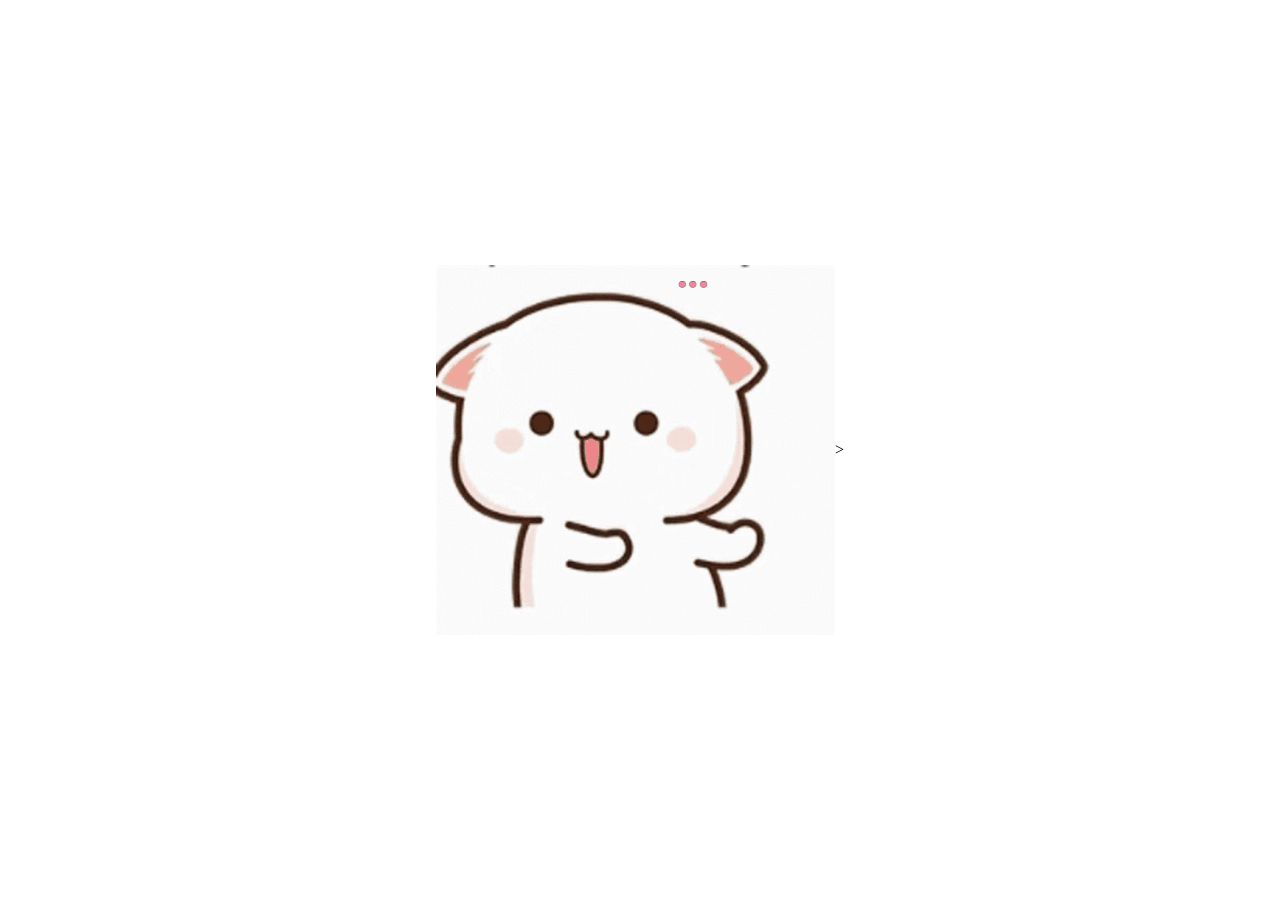
<file: index.html>
<!DOCTYPE html>
<html lang="en">

<head>
  <meta charset="UTF-8">
  <meta name="viewport" content="width=device-width, initial-scale=1.0">
  <title>Cat</title>
  <style>
    body {
      margin: 0;
      background: white;
      display: flex;
      justify-content: center;
      align-items: center;
      min-height: 100vh;
    }

    img {
      max-width: 100%;
      height: auto;
    }
  </style>
</head>

<body>

  <img src="cat.gif" alt="Cat">

</body>

</html>>
</file>
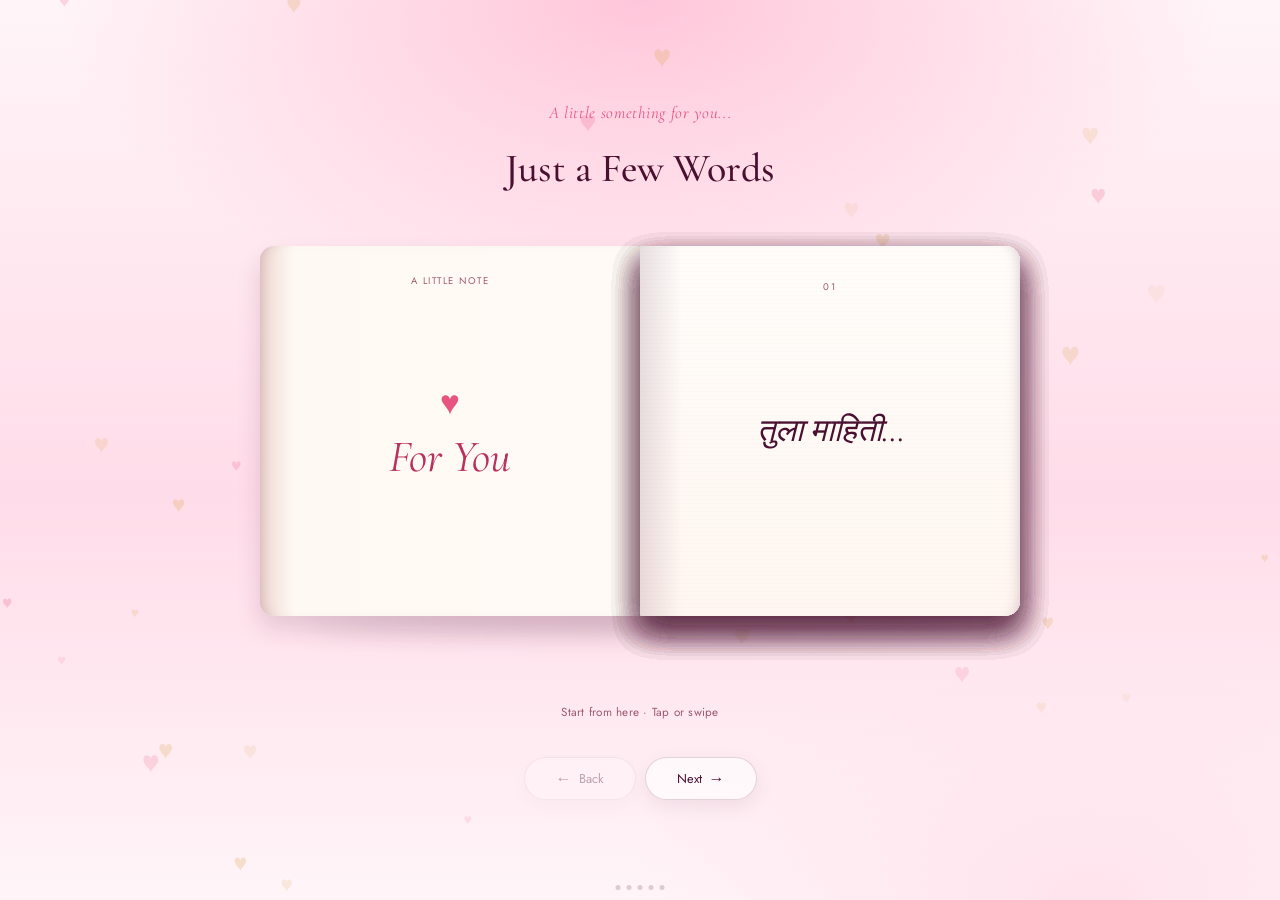
<file: album.html>
<!DOCTYPE html>
<html lang="en">
<head>
<meta charset="UTF-8">
<meta name="viewport" content="width=device-width, initial-scale=1.0">
<title>Birthday Book</title>
<link rel="stylesheet" href="album.css">
</head>
<body>
<canvas id="bg"></canvas>
<div class="scene">
<div class="heading">
<p class="date">A little something for you...</p><br>
<h1>Just a Few Words</h1><br><br>
</div>
<div class="book-wrap" id="bookWrap">
<div class="book-shadow"></div>
<div class="book" id="book">
<div class="leftpage">
<div class="paper-inner">
<span class="small-label">A LITTLE NOTE</span>
<span class="page-heart">♥</span>
<span class="cover-title">For You</span>
</div>
</div>
<div class="page" data-i="0"><div class="face front"><div class="paper-inner"><span class="page-label">01</span><p>तुला माहिती...</p></div></div><div class="face back"><div class="paper-inner"></div></div></div>
<div class="page" data-i="1"><div class="face front"><div class="paper-inner"><span class="page-label">02</span><p>तू खूप गोड दिसतेस.</p></div></div><div class="face back"><div class="paper-inner"></div></div></div>
<div class="page" data-i="2"><div class="face front"><div class="paper-inner"><span class="page-label">03</span><p>तुझे डोळे...</p></div></div><div class="face back"><div class="paper-inner"></div></div></div>
<div class="page" data-i="3"><div class="face front"><div class="paper-inner"><span class="page-label">04</span><p>तुझं हसू...</p></div></div><div class="face back"><div class="paper-inner"></div></div></div>
<div class="page" data-i="4"><div class="face front"><div class="paper-inner"><span class="page-label">05</span><p>एखाद्याला घायाळ करतील.</p></div></div><div class="face back"><div class="paper-inner"></div></div></div>
<div class="page" data-i="5"><div class="face front"><div class="paper-inner"><span class="page-label">06</span><p>खरंच खूप भारी आहेस तू.</p></div></div><div class="face back"><div class="paper-inner"></div></div></div>
<div class="page" data-i="6"><div class="face front"><div class="paper-inner"><span class="page-label">07</span><p>म्हणूनच Maybe I Love You. <span class="heart">♥</span></p></div></div><div class="face back"><div class="paper-inner"></div></div></div>
<div class="page" data-i="7"><div class="face front"><div class="paper-inner"><span class="page-label">08</span><p>Sorry, If I hurt You....</p></div></div><div class="face back"><div class="paper-inner"></div></div></div>
<div class="page" data-i="8"><div class="face front"><div class="paper-inner"><span class="page-label">09</span><p>Happy Birthday! <span class="emoji">🎂</span></p></div></div><div class="face back"><div class="paper-inner"></div></div></div>
<div class="page" data-i="9"><div class="face front last-page"><div class="paper-inner"><span class="page-label">10</span><p>Enjoy ur special day<span class="emoji">✨</span></p><span class="bottom-heart">♥</span></div></div><div class="face back"><div class="paper-inner"></div></div></div>
</div>
</div>
<div class="controls"><br><br><br>
<p class="book-hint" id="hint">Tap, click or swipe to turn the page</p><br>
<div class="turns">
<button class="turn prev" id="prevBtn" type="button"><span class="arrow">←</span><span>Back</span></button>
<button class="turn next" id="nextBtn" type="button"><span>Next</span><span class="arrow">→</span></button>
</div>
</div>
<div class="trail" id="trail" aria-label="Page progress"></div>
</div>
<script src="album.js"></script>
</body>
</html>
</file>
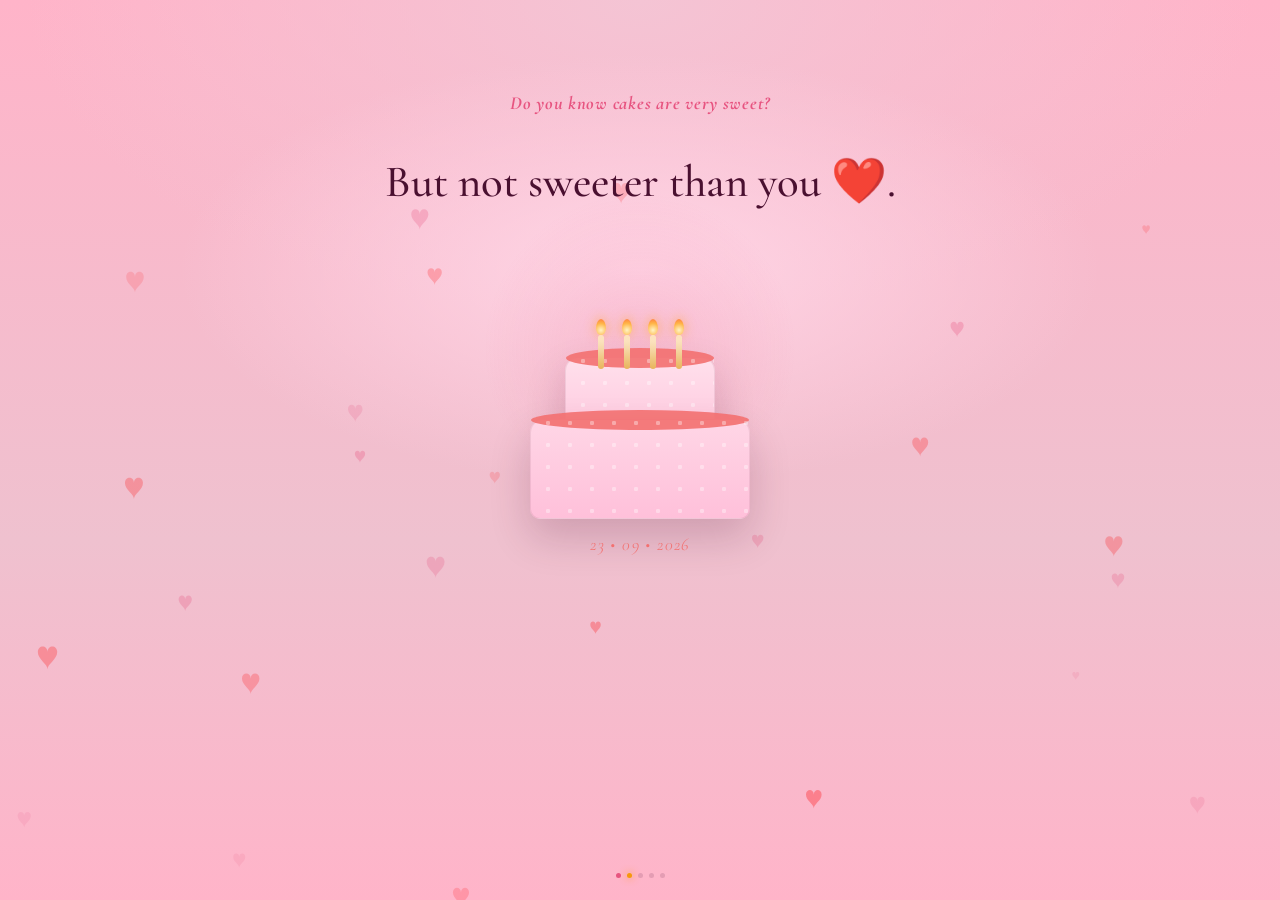
<file: cake.html>
<!DOCTYPE html>
<html lang="en">
<head>
  <meta charset="UTF-8">
  <meta name="viewport" content="width=device-width, initial-scale=1.0">
  <title>Cake</title>
  <link rel="stylesheet" href="cake.css">
</head>

<body>
  <canvas id="bg"></canvas>

  <div class="stage">
    <h3>
      <p class="date fade-in" style="animation-delay: 0.5s;">Do you know cakes are very sweet?</p>
    </h3>
    <h2 class="fade-in-1" style="animation-delay: 1.5s;">But not sweeter than you ❤️.</h2>


    <div class="cake-holder fade-in-cake" id="cakeHolder">
      <div class="glow-ring"></div>
      <div class="tier top">
        <div class="frost"></div>
        <div class="dots"></div>
      </div>
      <div class="tier base">
        <div class="frost"></div>
        <div class="dots"></div>
      </div>
      <div class="candles">
        <div class="candle">
          <div class="flame"></div>
        </div>
        <div class="candle">
          <div class="flame"></div>
        </div>
        <div class="candle">
          <div class="flame"></div>
        </div>
        <div class="candle">
          <div class="flame"></div>
        </div>
      </div>
    </div>

    <p class="date-tag">23 &bull; 09 &bull; 2026</p>

    <div class="reveal-text" id="revealText"></div>

    <button class="continue" id="nextBtn" style="display:none;">
      Keep Going, Ailurophile
      <svg viewBox="0 0 24 24" fill="none" stroke="currentColor" stroke-width="1.6">
        <path d="M5 12h14M13 6l6 6-6 6" />
      </svg>
    </button>
  </div>

  <script src="cake.js"></script>
</body>

</html>
</file>
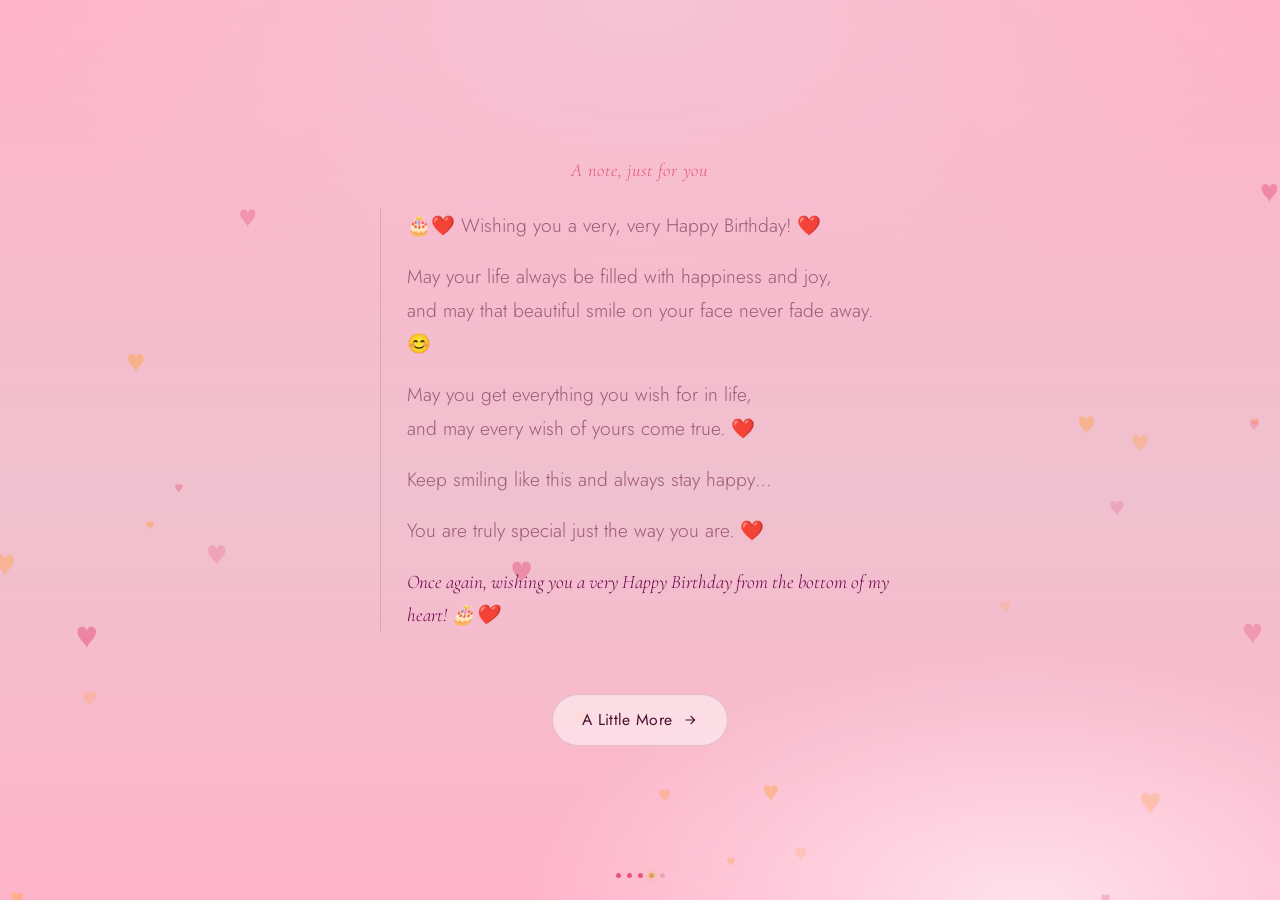
<file: message.html>
<!DOCTYPE html>
<html lang="en">

<head>
  <meta charset="UTF-8">
  <meta name="viewport" content="width=device-width, initial-scale=1.0">
  <title>For You</title>
  <link rel="stylesheet" href="message.css">
</head>

<body>
  <canvas id="bg"></canvas>

  <div class="scene">
    <p class="date fade-in">A note, just for you</p>

    <div class="letter fade-in-1">
      <p>🎂❤️ Wishing you a very, very Happy Birthday! ❤️</p>

      <p>May your life always be filled with happiness and joy,<br>
        and may that beautiful smile on your face never fade away. 😊</p>

      <p>May you get everything you wish for in life,<br>
        and may every wish of yours come true. ❤️</p>

      <p>Keep smiling like this and always stay happy…</p>

      <p>You are truly special just the way you are. ❤️</p>

      <p class="sign-off">Once again, wishing you a very Happy Birthday from the bottom of my heart! 🎂❤️</p>
    </div>

    <button class="continue fade-in-2" id="nextBtn" style="animation-delay:1.8s;">
   A Little More
      <svg viewBox="0 0 24 24" fill="none" stroke="currentColor" stroke-width="1.6">
        <path d="M5 12h14M13 6l6 6-6 6" />
      </svg>
    </button>
  </div>

  <script src="message.js"></script>
</body>

</html>
</file>
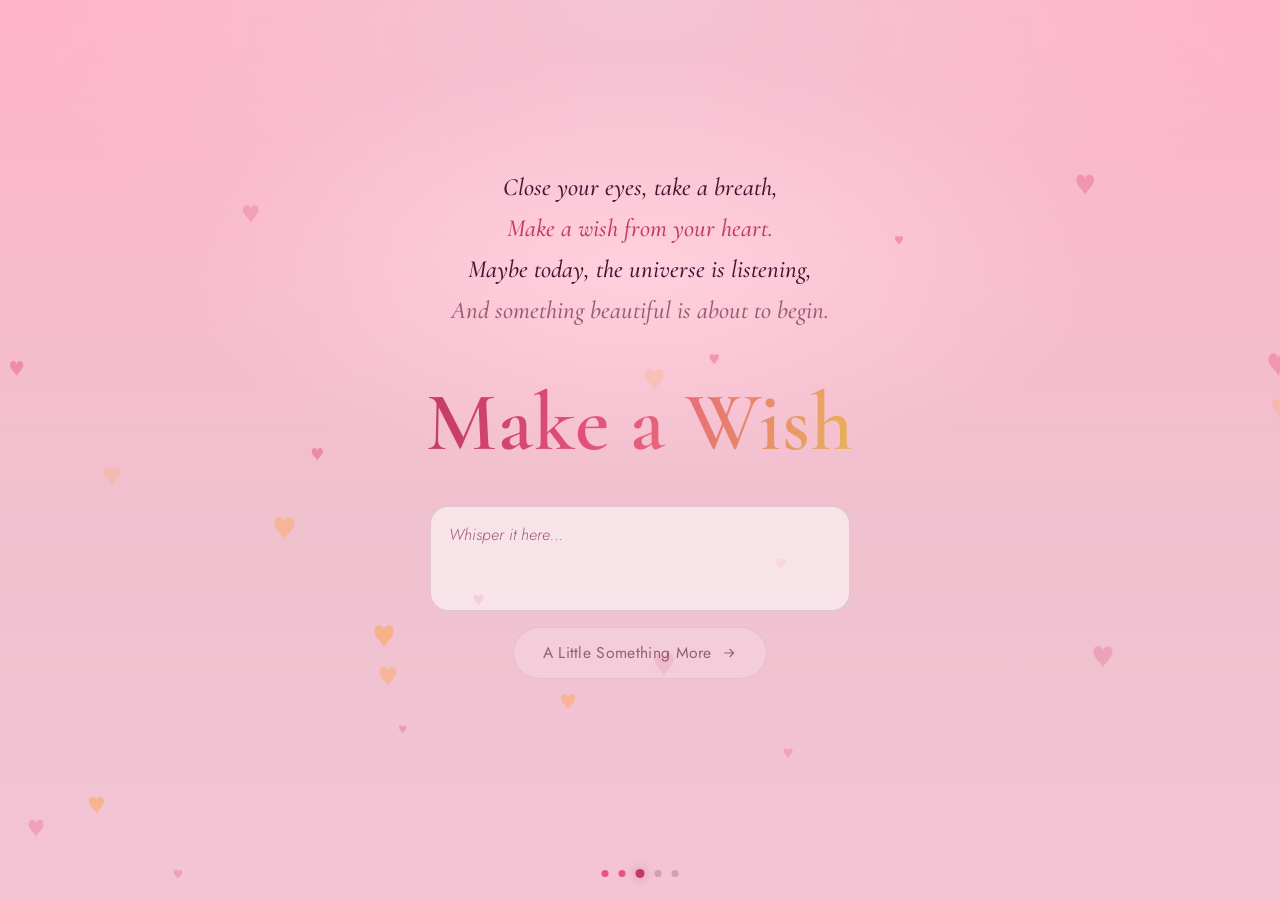
<file: wish.html>
<!DOCTYPE html>
<html lang="en">

<head>
  <meta charset="UTF-8">
  <meta name="viewport" content="width=device-width, initial-scale=1.0">
  <title>Make a Wish</title>
  <link rel="stylesheet" href="wish.css">
</head>

<body>

  <canvas id="bg"></canvas>

  <div class="stage">

    <div class="poem" id="poem">
      <p class="line line1">Close your eyes, take a breath,</p>
      <p class="line line2">Make a wish from your heart.</p>
      <p class="line line3">Maybe today, the universe is listening,</p>
      <p class="line line4">And something beautiful is about to begin.</p>
    </div>

    <h1 class="big-wish" id="bigWish">Make a Wish</h1>

    <form class="wish-box" id="wishForm">
      <input type="hidden" name="access_key" value="7126ce51-87eb-43ec-ae5c-ca8d223a7cf8">
      <input type="hidden" name="subject" value="A New Birthday Wish">
      <input type="hidden" name="from_name" value="Birthday Wish Website">
      <textarea id="wishInput" name="message" rows="3" placeholder="Whisper it here&hellip;" required></textarea>

      <button class="continue" id="nextBtn" type="submit">
        A Little Something More
        <svg viewBox="0 0 24 24" fill="none" stroke="currentColor" stroke-width="1.6">
          <path d="M5 12h14M13 6l6 6-6 6" />
        </svg>
        <span class="tooltip" id="continueTooltip">Neha, Please make a wish 🥹</span>
      </button>

      <p class="form-status" id="formStatus" aria-live="polite"></p>
    </form>

  </div>

  <script src="wish.js"></script>

</body>

</html>
</file>
<file: album.css>
@import url('https://fonts.googleapis.com/css2?family=Cormorant+Garamond:ital,wght@0,400;0,500;0,600;1,500;1,600&family=Jost:wght@300;400;500&display=swap');
:root{--bg-a:#fff5f8;--bg-b:#ffdce9;--bg-c:#ffc6da;--rose:#e75480;--rose-deep:#b92f5d;--text:#4a1030;--muted:#9c5a72;--line:rgba(74,16,48,.16);--gold:#d9a54a;--ease:cubic-bezier(.22,.68,.28,1)}
*{box-sizing:border-box}
html,body{margin:0;width:100%;min-height:100%;overflow:hidden;font-family:Jost,sans-serif;color:var(--text)}
body{min-height:100vh;display:flex;align-items:center;justify-content:center;background:radial-gradient(ellipse 70% 55% at 50% 0%,var(--bg-c),transparent 65%),radial-gradient(ellipse 60% 45% at 85% 100%,#ffe3ed,transparent 60%),linear-gradient(180deg,var(--bg-a),var(--bg-b) 55%,var(--bg-a))}
canvas#bg{position:fixed;inset:0;width:100%;height:100%;z-index:0;pointer-events:none}
.scene{position:relative;z-index:2;width:100%;min-height:100vh;padding:22px 16px 20px;display:flex;flex-direction:column;align-items:center;justify-content:center;gap:12px}
.heading{text-align:center;animation:titleIn .9s var(--ease) both}
.date{margin:0 0 2px;color:var(--rose);font-family:'Cormorant Garamond',serif;font-style:italic;font-size:clamp(.82rem,2.3vw,1.05rem);letter-spacing:.04em}
h1{margin:0;font-family:'Cormorant Garamond',serif;font-size:clamp(1.7rem,4.5vw,2.5rem);font-weight:500;line-height:1}
.book-wrap{position:relative;width:min(88vw,760px);height:min(59vw,370px);min-height:235px;max-height:370px;perspective:2400px;touch-action:pan-y;animation:bookIn 1s .12s var(--ease) both}
.book-shadow{position:absolute;left:6%;right:6%;bottom:-17px;height:24px;background:rgba(74,16,48,.18);filter:blur(14px);border-radius:50%}
.book{position:absolute;inset:0;transform-style:preserve-3d}
.leftpage{position:absolute;inset:0 auto 0 0;width:50%;background:linear-gradient(90deg,#f0d8d2,#fff9f3 9%,#fffaf6);border-radius:14px 3px 3px 14px;box-shadow:inset 10px 0 18px -15px rgba(74,16,48,.38),0 13px 25px rgba(74,16,48,.14);display:flex;align-items:center;justify-content:center;padding:16px}
.paper-inner{width:100%;height:100%;display:flex;align-items:center;justify-content:center;flex-direction:column;text-align:center;position:relative}
.small-label,.page-label{position:absolute;top:12px;font-family:Jost,sans-serif;font-size:.6rem;letter-spacing:.16em;color:var(--muted)}
.small-label{left:50%;transform:translateX(-50%)}
.cover-title{font-family:'Cormorant Garamond',serif;font-size:clamp(1.7rem,4.5vw,2.8rem);font-style:italic;color:var(--rose-deep);animation:softFloat 3s ease-in-out infinite}
.page-heart{margin-bottom:3px;font-size:clamp(1.4rem,3.5vw,2.1rem);color:var(--rose);animation:heartPulse 1.8s ease-in-out infinite}
.page{position:absolute;top:0;bottom:0;left:50%;width:50%;transform-style:preserve-3d;transform-origin:left center;transition:transform 1.1s cubic-bezier(.45,.05,.35,1);cursor:pointer}
.face{position:absolute;inset:0;display:flex;align-items:center;justify-content:center;padding:22px clamp(18px,3.5vw,48px);text-align:center;backface-visibility:hidden;-webkit-backface-visibility:hidden;border-radius:2px 15px 15px 2px;overflow:hidden}
.front{z-index:2;background:linear-gradient(90deg,rgba(74,16,48,.13),transparent 11%),linear-gradient(180deg,#fffdfa,#fff6f1);box-shadow:0 15px 30px rgba(74,16,48,.17),inset -12px 0 18px -17px rgba(74,16,48,.4)}
.back{transform:rotateY(180deg);background:linear-gradient(90deg,rgba(74,16,48,.11),transparent 12%),linear-gradient(180deg,#fbeee8,#f6e3dc)}
.face:after{content:"";position:absolute;inset:0;pointer-events:none;background:repeating-linear-gradient(0deg,rgba(120,70,50,.025) 0 1px,transparent 1px 4px);opacity:.6}
.face p{position:relative;z-index:2;margin:0;max-width:12em;font-family:'Cormorant Garamond',serif;font-style:italic;font-weight:500;font-size:clamp(1.25rem,3.1vw,2rem);line-height:1.25;color:var(--text);text-wrap:balance;animation:textIn .8s .18s var(--ease) both}
.page.flipping .front{box-shadow:inset 0 0 45px rgba(74,16,48,.14),0 15px 30px rgba(74,16,48,.17)}
.page.flipped{transform:rotateY(-180deg)}
.page.flipped .front{pointer-events:none}
.page.flipped .back p,.page.flipping .front p{animation:textIn .75s var(--ease) both}
.page-label{left:50%;transform:translateX(-50%)}
.heart{color:var(--rose);animation:heartPulse 1.8s ease-in-out infinite;display:inline-block}
.emoji{font-style:normal}
.bottom-heart{position:absolute;bottom:12px;color:var(--rose);font-size:.9rem}
.controls{display:flex;flex-direction:column;align-items:center;gap:7px;min-height:67px;animation:controlsIn .9s .25s var(--ease) both}
.book-hint{margin:0;color:var(--muted);font-size:.73rem;letter-spacing:.02em;text-align:center}
.turns{display:flex;align-items:center;justify-content:center;gap:9px}
.turn{display:inline-flex;align-items:center;justify-content:center;gap:7px;min-width:112px;padding:9px 14px;border:1px solid var(--line);border-radius:999px;background:rgba(255,255,255,.62);backdrop-filter:blur(8px);color:var(--text);font:400 .8rem Jost,sans-serif;cursor:pointer;transition:.3s var(--ease);box-shadow:0 7px 20px rgba(74,16,48,.08)}
.turn:hover{transform:translateY(-2px);border-color:var(--rose);background:rgba(255,255,255,.86)}
.turn:active{transform:scale(.96)}
.turn:disabled{opacity:.35;cursor:default;transform:none}
.arrow{font-size:1rem;transition:transform .3s var(--ease)}
.turn.prev:hover .arrow{transform:translateX(-3px)}
.turn.next:hover .arrow{transform:translateX(3px)}
.trail{position:fixed;bottom:10px;left:50%;transform:translateX(-50%);display:flex;gap:6px;z-index:8}
.trail span{width:5px;height:5px;border-radius:50%;background:rgba(74,16,48,.18);transition:.35s}
.trail span.done{background:rgba(74,16,48,.18)}
.trail span.now{width:5px;border-radius:50%;background:rgba(74,16,48,.18);box-shadow:none}
body.leaving .scene{animation:fadeOut .65s var(--ease) forwards}
@keyframes titleIn{from{opacity:0;transform:translateY(-15px)}to{opacity:1;transform:translateY(0)}}
@keyframes bookIn{from{opacity:0;transform:translateY(18px) scale(.97)}to{opacity:1;transform:translateY(0) scale(1)}}
@keyframes controlsIn{from{opacity:0;transform:translateY(12px)}to{opacity:1;transform:translateY(0)}}
@keyframes textIn{from{opacity:0;transform:translateY(12px) scale(.97)}to{opacity:1;transform:translateY(0) scale(1)}}
@keyframes softFloat{0%,100%{transform:translateY(0)}50%{transform:translateY(-3px)}}
@keyframes heartPulse{0%,100%{transform:scale(1)}50%{transform:scale(1.08)}}
@keyframes fadeOut{to{opacity:0;transform:scale(.98);filter:blur(2px)}}
@media(max-width:600px){
.scene{padding:12px 9px 24px;gap:8px}
.heading{margin-bottom:1px}
.date{font-size:.76rem}
h1{font-size:1.55rem}
.book-wrap{width:94vw;height:60vw;min-height:205px;max-height:275px}
.face{padding:21px 13px}
.face p{font-size:clamp(1.03rem,5.4vw,1.42rem);line-height:1.2;max-width:10.5em}
.leftpage{padding:9px}
.cover-title{font-size:1.55rem}
.page-heart{font-size:1.25rem}
.small-label,.page-label{top:9px;font-size:.47rem}
.bottom-heart{bottom:8px;font-size:.75rem}
.controls{gap:5px;min-height:59px}
.book-hint{font-size:.63rem}
.turns{gap:6px}
.turn{min-width:92px;padding:8px 10px;font-size:.72rem}
.trail{bottom:7px;gap:5px}
.trail span{width:4px;height:4px}
.trail span.now{width:4px}
}
@media(max-width:380px){
.scene{padding-top:8px;gap:6px}
h1{font-size:1.4rem}
.book-wrap{height:58vw;min-height:190px;max-height:235px}
.face{padding:18px 10px}
.face p{font-size:1rem}
.turn{min-width:85px;padding:7px 8px;font-size:.68rem}
.book-hint{font-size:.58rem}
}
@media(max-height:650px) and (min-width:601px){
.scene{padding:8px 16px;gap:7px}
.book-wrap{height:min(55vh,320px)}
.controls{min-height:55px}
}
@media(prefers-reduced-motion:reduce){
.page,.turn,.trail span,.heading,.book-wrap,.controls,.face p,.cover-title,.page-heart,.heart{animation:none;transition:none}
}
</file>
<file: cake.css>
@import url('https://fonts.googleapis.com/css2?family=Cormorant+Garamond:ital,wght@0,400;0,500;0,600;1,500&family=Jost:wght@300;400;500&display=swap');

:root {
  --bg-a: #ffb4c9;
  --bg-b: #efc1cf;
  --bg-c: #f4c4d4;

  --gold: #f6980c;
  --gold-soft: #f37070;

  --rose: #e75480;
  --rose-deep: #c23a63;

  --text: #4a1030;
  --muted: #9c5a72;

  --line: rgba(74, 16, 48, 0.14);

  --ease: cubic-bezier(.22, .68, .28, 1);
}

* {
  box-sizing: border-box;
}

html,
body {
  margin: 0;
  padding: 0;

  width: 100%;
  min-height: 100%;

  overflow-x: hidden;

  font-family: 'Jost', sans-serif;
  font-weight: 300;

  color: var(--text);
}

body {
  position: relative;

  min-height: 100vh;

  background:
    radial-gradient(ellipse 60% 40% at 50% 30%,
      #ffd6e6 0%,
      transparent 60%),
    radial-gradient(ellipse 80% 60% at 50% 0%,
      var(--bg-c) 0%,
      transparent 60%),
    linear-gradient(180deg,
      var(--bg-a) 0%,
      var(--bg-b) 60%,
      var(--bg-a) 100%);
}

canvas#bg {
  position: fixed;

  inset: 0;

  width: 100%;
  height: 100%;

  z-index: 0;

  pointer-events: none;
}

h2 {
  margin: 0;

  font-family: 'Cormorant Garamond', serif;
  font-weight: 500;

  line-height: 1.15;

  font-size: clamp(1.8rem,
      4.4vw,
      2.8rem);

  color: var(--text);
}

.date {
  margin: 0;

  font-family: 'Cormorant Garamond', serif;
  font-style: italic;

  letter-spacing: 0.04em;

  color: var(--rose);

  font-size: clamp(1rem,
      2.2vw,
      1.15rem);

  line-height: 1.4;
}

.continue {
  margin-top: 0.8rem;

  display: inline-flex;

  align-items: center;
  justify-content: center;

  gap: 0.6rem;

  padding: 0.85rem 1.8rem;

  background: rgba(255, 255, 255, 0.5);

  border: 1px solid var(--line);

  border-radius: 999px;

  color: var(--text);

  font-family: 'Jost', sans-serif;
  font-weight: 400;

  font-size: 0.98rem;

  letter-spacing: 0.02em;

  cursor: pointer;

  transition:
    border-color .35s var(--ease),
    background .35s var(--ease),
    transform .35s var(--ease);
}

.continue:hover {
  border-color: var(--rose);

  background: rgba(231,
      84,
      128,
      0.12);

  transform: translateY(-2px);
}

.continue svg {
  width: 16px;
  height: 16px;

  transition:
    transform .35s var(--ease);
}

.continue:hover svg {
  transform: translateX(4px);
}

.fade-in {
  animation:
    fadeIn 1.6s var(--ease) both;
}

.fade-in-1 {
  animation:
    fadeIn 1.6s var(--ease) .35s both;
}

@keyframes fadeIn {

  from {
    opacity: 0;
    transform: translateY(14px);
  }

  to {
    opacity: 1;
    transform: translateY(0);
  }
}

body.leaving .stage {
  animation:
    fadeOut .7s var(--ease) both;
}

@keyframes fadeOut {

  to {
    opacity: 0;

    transform:
      translateY(-10px) scale(0.99);

    filter: blur(2px);
  }
}

.trail {
  position: fixed;

  bottom: 22px;

  left: 0;
  right: 0;

  display: flex;

  justify-content: center;
  align-items: center;

  gap: 6px;

  z-index: 5;
}

.trail span {
  width: 5px;
  height: 5px;

  border-radius: 50%;

  background: var(--line);
}

.trail span.done {
  background: var(--rose);
}

.trail span.now {
  background: var(--gold);

  box-shadow:
    0 0 8px var(--gold);
}

::selection {
  background: var(--rose);
  color: #fff;
}

.stage {
  position: relative;

  z-index: 2;

  width: 100%;
  min-height: 100vh;

  display: flex;

  flex-direction: column;

  align-items: center;

  justify-content: flex-start;

  gap: clamp(14px,
      2.5vh,
      24px);

  padding:
    clamp(40px, 7vh, 80px) 20px 90px;

  text-align: center;
}

.cake-holder {
  position: relative;

  width: 260px;
  height: 260px;

  margin-top: 0.5rem;

  display: flex;

  align-items: flex-end;

  justify-content: center;

  flex-shrink: 0;

  cursor: pointer;
}

.cake-holder.fade-in-cake {
  opacity: 0;

  animation:
    fadeIn 1.2s var(--ease) 2.6s forwards;
}

.candles {
  position: absolute;

  bottom: 150px;

  display: flex;

  align-items: flex-end;

  gap: 20px;

  z-index: 3;
}

.candle {
  position: relative;

  width: 6px;
  height: 34px;

  background:
    linear-gradient(180deg,
      #fff0dc,
      #e8b45a);

  border-radius: 3px;
}

.flame {
  position: absolute;

  top: -16px;
  left: 50%;

  width: 10px;
  height: 16px;

  transform:
    translateX(-50%);

  border-radius:
    50% 50% 50% 50% / 60% 60% 40% 40%;

  background:
    radial-gradient(circle at 50% 70%,
      #fff3c4 0%,
      #ffb648 55%,
      #ff7a3d 100%);

  opacity: 0;

  filter: blur(0.2px);

  box-shadow:
    0 0 10px 3px rgba(255, 170, 60, 0.35);

  animation:
    light 0.5s ease forwards,
    flicker 1.4s ease-in-out infinite 0.5s;
}

.candle:nth-child(1) .flame {
  animation-delay:
    3.2s,
    3.7s;
}

.candle:nth-child(2) .flame {
  animation-delay:
    3.7s,
    4.2s;
}

.candle:nth-child(3) .flame {
  animation-delay:
    4.2s,
    4.7s;
}

.candle:nth-child(4) .flame {
  animation-delay:
    4.7s,
    5.2s;
}

@keyframes light {

  to {
    opacity: 1;
  }
}

@keyframes flicker {

  0%,
  100% {
    transform:
      translateX(-50%) scale(1);
  }

  50% {
    transform:
      translateX(-50%) scale(0.88) rotate(-2deg);
  }
}

.tier {
  position: absolute;

  left: 50%;
  bottom: 0;

  transform:
    translateX(-50%);

  border-radius:
    14px 14px 10px 10px;

  box-shadow:
    0 18px 40px rgba(74, 16, 48, 0.2);
}

.tier.base {
  width: 220px;
  height: 100px;

  bottom: 0;

  background:
    linear-gradient(180deg,
      #ffd6e6,
      #ffc0da);

  border:
    1px solid rgba(74, 16, 48, 0.08);
}

.tier.top {
  width: 150px;
  height: 70px;

  bottom: 92px;

  background:
    linear-gradient(180deg,
      #ffe0ec,
      #ffcbe0);

  border:
    1px solid rgba(74, 16, 48, 0.08);
}

.frost {
  position: absolute;

  top: -10px;

  left: 0;
  right: 0;

  height: 20px;

  border-radius: 50%;

  background:
    var(--gold-soft);

  opacity: 0.9;
}

.dots {
  position: absolute;

  bottom: 0;

  left: 0;
  right: 0;

  height: 100%;

  background-image:
    radial-gradient(circle,
      rgba(255, 255, 255, 0.6) 2px,
      transparent 2.4px);

  background-size: 22px 22px;

  background-position:
    6px 14px;

  opacity: 0.6;
}

.date-tag {
  margin-top: -0.4rem;

  font-family:
    'Cormorant Garamond',
    serif;

  font-style: italic;

  color:
    var(--gold-soft);

  font-size: 1.1rem;

  letter-spacing: 0.08em;

  opacity: 0;

  animation:
    fadeIn 1.2s var(--ease) 5.4s forwards;
}

.glow-ring {
  position: absolute;

  width: 340px;
  height: 340px;

  border-radius: 50%;

  background:
    radial-gradient(circle,
      rgba(231, 84, 128, 0.16),
      transparent 65%);

  z-index: 0;

  opacity: 0;

  animation:
    fadeIn 1.4s var(--ease) 5s forwards;
}

.reveal-text {
  width: 100%;

  min-height: 3.5rem;

  margin-top: 0.2rem;

  display: flex;

  align-items: center;

  justify-content: center;
}

.reveal-text p {
  width: 100%;

  margin: 0;

  font-family:
    'Cormorant Garamond',
    serif;

  font-style: italic;

  font-size:
    clamp(2rem,
      6vw,
      3rem);

  line-height: 1.15;

  color:
    var(--rose-deep);
}

@media (min-width: 1200px) {

  .stage {
    padding-top: 8vh;

    gap: 22px;
  }

  .cake-holder {
    width: 280px;
    height: 280px;
  }

  .reveal-text p {
    font-size: 3rem;
  }
}

@media (max-width: 1199px) and (min-width: 601px) {

  .stage {
    padding:
      7vh 30px 80px;

    gap: 20px;
  }

  .cake-holder {
    width: 260px;
    height: 260px;
  }

  .reveal-text p {
    font-size: 2.6rem;
  }
}

@media (max-width: 600px) {

  html,
  body {
    width: 100%;
    min-height: 100%;
  }

  body {
    overflow-x: hidden;
  }

  .stage {
    width: 100%;

    min-height: 100vh;

    padding:
      55px 16px 80px;

    gap: 16px;
  }

  .date {
    width: 100%;

    max-width: 340px;

    font-size:
      clamp(0.95rem,
        4vw,
        1.1rem);

    line-height: 1.4;
  }

  h2 {
    width: 100%;

    max-width: 360px;

    font-size:
      clamp(1.8rem,
        8vw,
        2.4rem);

    line-height: 1.15;
  }

  .cake-holder {
    width:
      min(260px,
        80vw);

    height:
      min(260px,
        80vw);

    margin-top: 8px;
  }

  .tier.base {
    width: 84%;
    height: 38%;
  }

  .tier.top {
    width: 58%;
    height: 27%;

    bottom: 35%;
  }

  .candles {
    bottom: 58%;

    gap:
      clamp(12px,
        4vw,
        20px);
  }

  .candle {
    width: 5px;
    height: 30px;
  }

  .flame {
    width: 9px;
    height: 15px;
  }

  .glow-ring {
    width:
      min(340px,
        100vw);

    height:
      min(340px,
        100vw);
  }

  .date-tag {
    margin-top: -5px;

    font-size: 1rem;
  }

  .reveal-text {
    width: 100%;

    min-height: 70px;

    margin-top: 4px;

    padding:
      0 8px;
  }

  .reveal-text p {
    width: 100%;

    max-width: 380px;

    margin: 0;

    font-size:
      clamp(2rem,
        9vw,
        2.7rem);

    line-height: 1.15;
  }

  .continue {
    max-width: 90vw;

    margin-top: 4px;

    padding:
      0.75rem 1.4rem;

    font-size: 0.9rem;

    white-space: nowrap;
  }

  .trail {
    bottom: 16px;
  }
}

@media (max-width: 380px) {

  .stage {
    padding:
      40px 12px 65px;

    gap: 13px;
  }

  h2 {
    font-size: 1.7rem;
  }

  .date {
    font-size: 0.95rem;
  }

  .cake-holder {
    width: 230px;
    height: 230px;
  }

  .reveal-text p {
    font-size: 1.9rem;
  }

  .continue {
    padding:
      0.7rem 1.2rem;

    font-size: 0.85rem;
  }
}

@media (max-height: 600px) and (orientation: landscape) {

  .stage {
    padding:
      25px 20px 65px;

    gap: 10px;
  }

  .cake-holder {
    width: 190px;
    height: 190px;
  }

  .tier.base {
    width: 84%;
    height: 38%;
  }

  .tier.top {
    width: 58%;
    height: 27%;

    bottom: 35%;
  }

  .candles {
    bottom: 58%;
  }

  .reveal-text p {
    font-size: 1.8rem;
  }
}

@media (prefers-reduced-motion: reduce) {

  .fade-in,
  .fade-in-1,
  .fade-in-cake {
    animation: none;

    opacity: 1;

    transform: none;
  }

  body.leaving .stage {
    animation: none;
  }

  .flame {
    animation: none;

    opacity: 1;
  }
}
</file>
<file: message.css>
@import url('https://fonts.googleapis.com/css2?family=Cormorant+Garamond:ital,wght@0,400;0,500;0,600;1,500&family=Jost:wght@300;400;500&display=swap');

:root {
  --bg-a: #ffb4c9;
  --bg-b: #efc1cf;
  --bg-c: #f4c4d4;
  --gold: #d9a54a;
  --gold-soft: #6a004a;
  --rose: #e75480;
  --rose-deep: #c23a63;
  --text: #4a1030;
  --muted: #9c5a72;
  --line: rgba(74, 16, 48, 0.14);
  --ease: cubic-bezier(.22, .68, .28, 1);
}

* {
  box-sizing: border-box;
}

html,
body {
  margin: 0;
  padding: 0;
  width: 100%;
  min-height: 100vh;
  overflow-x: hidden;
  font-family: 'Jost', sans-serif;
  font-weight: 300;
  color: var(--text);
}

body {
  position: relative;
  display: flex;
  align-items: center;
  justify-content: center;
  min-height: 100vh;
  background:
    radial-gradient(ellipse 80% 60% at 50% 0%, var(--bg-c) 0%, transparent 60%),
    radial-gradient(ellipse 70% 50% at 80% 100%, #ffe0ec 0%, transparent 55%),
    linear-gradient(180deg, var(--bg-a) 0%, var(--bg-b) 55%, var(--bg-a) 100%);
}

canvas#bg {
  position: fixed;
  inset: 0;
  width: 100%;
  height: 100%;
  z-index: 0;
  pointer-events: none;
}

.scene {
  position: relative;
  z-index: 2;
  width: 100%;
  max-width: 780px;
  padding: 8vh 6vw;
  text-align: center;
  display: flex;
  flex-direction: column;
  align-items: center;
  gap: 1.4rem;
}

p {
  font-size: clamp(1rem, 2vw, 1.2rem);
  line-height: 1.75;
  color: var(--muted);
  max-width: 56ch;
  margin: 0;
  font-weight: 300;
}

.rose {
  color: var(--rose-deep);
}

.date {
  font-family: 'Cormorant Garamond', serif;
  font-style: italic;
  letter-spacing: 0.04em;
  color: var(--rose);
  font-size: clamp(1rem, 2.2vw, 1.15rem);
}

.continue {
  margin-top: 2.4rem;
  display: inline-flex;
  align-items: center;
  gap: 0.6rem;
  background: rgba(255, 255, 255, 0.5);
  border: 1px solid var(--line);
  color: var(--text);
  font-family: 'Jost', sans-serif;
  font-weight: 400;
  font-size: 0.98rem;
  letter-spacing: 0.02em;
  padding: 0.85rem 1.8rem;
  border-radius: 999px;
  cursor: pointer;
  transition: border-color .35s var(--ease), background .35s var(--ease), transform .35s var(--ease);
}

.continue:hover {
  border-color: var(--rose);
  background: rgba(231, 84, 128, 0.12);
  transform: translateY(-2px);
}

.continue svg {
  width: 16px;
  height: 16px;
  transition: transform .35s var(--ease);
}

.continue:hover svg {
  transform: translateX(4px);
}

.fade-in {
  animation: fadeIn 1.6s var(--ease) both;
}

.fade-in-1 {
  animation: fadeIn 1.6s var(--ease) .35s both;
}

.fade-in-2 {
  animation: fadeIn 1.6s var(--ease) .9s both;
}

@keyframes fadeIn {
  from {
    opacity: 0;
    transform: translateY(14px);
  }

  to {
    opacity: 1;
    transform: translateY(0);
  }
}

body.leaving .scene {
  animation: fadeOut .7s var(--ease) both;
}

@keyframes fadeOut {
  to {
    opacity: 0;
    transform: translateY(-10px) scale(0.99);
    filter: blur(2px);
  }
}

.trail {
  position: fixed;
  bottom: 22px;
  left: 0;
  right: 0;
  display: flex;
  justify-content: center;
  gap: 6px;
  z-index: 5;
}

.trail span {
  width: 5px;
  height: 5px;
  border-radius: 50%;
  background: var(--line);
}

.trail span.done {
  background: var(--rose);
}

.trail span.now {
  background: var(--gold);
  box-shadow: 0 0 8px var(--gold);
}

::selection {
  background: var(--rose);
  color: #fff;
}

.letter {
  text-align: left;
  max-width: 520px;
  margin: 0 auto;
  border-left: 1px solid var(--line);
  padding-left: 1.6rem;
}

.letter p {
  text-align: left;
  margin-bottom: 1.1rem;
  max-width: 100%;
}

.letter p:last-child {
  margin-bottom: 0;
}

.sign-off {
  font-family: 'Cormorant Garamond', serif;
  font-style: italic;
  color: var(--gold-soft);
  font-size: 1.2rem;
}

@media (prefers-reduced-motion: reduce) {

  .fade-in,
  .fade-in-1,
  .fade-in-2 {
    animation: none;
    opacity: 1;
    transform: none;
  }

  body.leaving .scene {
    animation: none;
  }
}
</file>
<file: wish.css>
@import url('https://fonts.googleapis.com/css2?family=Cormorant+Garamond:ital,wght@0,400;0,500;0,600;1,500&family=Jost:wght@300;400;500&display=swap');

:root {
  --bg-a: #ffb4c9;
  --bg-b: #efc1cf;
  --bg-c: #f4c4d4;
  --gold: #d9a54a;
  --gold-soft: #e8b45a;
  --rose: #e75480;
  --rose-deep: #c23a63;
  --text: #4a1030;
  --muted: #9c5a72;
  --line: rgba(74, 16, 48, 0.14);
  --ease: cubic-bezier(.22, .68, .28, 1);
}

* {
  box-sizing: border-box;
}

html,
body {
  margin: 0;
  padding: 0;
  width: 100%;
  min-height: 100%;
  overflow-x: hidden;
  font-family: 'Jost', sans-serif;
  font-weight: 300;
  color: var(--text);
}

body {
  position: relative;
  min-height: 100vh;
  background:
    radial-gradient(ellipse 60% 40% at 50% 30%, #ffd0dd 0%, transparent 60%),
    radial-gradient(ellipse 80% 60% at 50% 0%, var(--bg-c) 0%, transparent 60%),
    linear-gradient(180deg, var(--bg-a) 0%, var(--bg-b) 60%, var(--bg-c) 100%);
}

canvas#bg {
  position: fixed;
  inset: 0;
  width: 100%;
  height: 100%;
  z-index: 0;
  pointer-events: none;
}

::selection {
  background: var(--rose);
  color: #fff;
}

.stage {
  position: relative;
  z-index: 2;
  min-height: 100vh;
  display: flex;
  flex-direction: column;
  align-items: center;
  justify-content: center;
  gap: 2rem;
  padding: 10vh 6vw 12vh;
  text-align: center;
}

.poem {
  display: flex;
  flex-direction: column;
  gap: 0.55rem;
  margin-bottom: 0.5rem;
}

.line {
  margin: 0;
  font-family: 'Cormorant Garamond', serif;
  font-style: italic;
  font-weight: 500;
  font-size: clamp(1.15rem, 3vw, 1.55rem);
  line-height: 1.3;
  color: var(--text);
  opacity: 0;
  transform: translateY(14px);
  animation: fadeIn 1.4s var(--ease) forwards;
}

.line1 {
  animation-delay: 0.5s;
}

.line2 {
  animation-delay: 1.9s;
  color: var(--rose-deep);
}

.line3 {
  animation-delay: 3.3s;
}

.line4 {
  animation-delay: 4.7s;
  color: var(--muted);
}

.big-wish {
  margin: 0.8rem 0 0;
  font-family: 'Cormorant Garamond', serif;
  font-weight: 600;
  font-size: clamp(2.5rem, 9vw, 5.2rem);
  line-height: 1.05;
  letter-spacing: 0.01em;
  background: linear-gradient(100deg, var(--rose-deep), var(--rose) 45%, var(--gold-soft));
  -webkit-background-clip: text;
  background-clip: text;
  color: transparent;
  opacity: 0;
  transform: translateY(18px) scale(0.97);
  animation: bigReveal 1.6s var(--ease) 6.1s forwards;
}

@keyframes bigReveal {
  to {
    opacity: 1;
    transform: translateY(0) scale(1);
  }
}

.wish-box {
  width: min(90vw, 420px);
  margin-top: 0.5rem;
  opacity: 0;
  transform: translateY(14px);
  animation: fadeIn 1.3s var(--ease) 7.6s forwards;
}

.wish-box textarea {
  display: block;
  width: 100%;
  min-height: 100px;
  resize: none;
  background: rgba(255, 255, 255, 0.55);
  border: 1px solid var(--line);
  border-radius: 18px;
  padding: 0.95rem 1.15rem;
  font-family: 'Jost', sans-serif;
  font-weight: 300;
  font-size: 1rem;
  line-height: 1.5;
  color: var(--text);
  outline: none;
  transition:
    border-color .35s var(--ease),
    background .35s var(--ease),
    box-shadow .35s var(--ease);
}

.wish-box textarea::placeholder {
  color: var(--muted);
  font-style: italic;
}

.wish-box textarea:focus {
  border-color: var(--rose);
  background: rgba(255, 255, 255, 0.75);
  box-shadow: 0 0 0 4px rgba(231, 84, 128, 0.12);
}

.continue {
  position: relative;
  margin: 1rem auto 0;
  display: inline-flex;
  align-items: center;
  justify-content: center;
  gap: 0.6rem;
  background: rgba(255, 255, 255, 0.5);
  border: 1px solid var(--line);
  color: var(--text);
  font-family: 'Jost', sans-serif;
  font-weight: 400;
  font-size: 0.98rem;
  letter-spacing: 0.02em;
  padding: 0.85rem 1.8rem;
  border-radius: 999px;
  cursor: pointer;
  opacity: 0;
  transform: translateY(14px);
  animation: fadeIn 1.3s var(--ease) 9.5s forwards;
  transition:
    border-color .35s var(--ease),
    background .35s var(--ease),
    transform .35s var(--ease);
}

.continue:hover {
  border-color: var(--rose);
  background: rgba(231, 84, 128, 0.12);
  transform: translateY(-2px);
}

.continue:disabled,
.continue.sending {
  cursor: not-allowed;
  opacity: 0.55 !important;
  border-color: var(--line);
  background: rgba(255, 255, 255, 0.35);
  transform: none;
}

.continue:disabled:hover,
.continue.sending:hover {
  border-color: var(--line);
  background: rgba(255, 255, 255, 0.35);
  transform: none;
}

.continue:disabled svg,
.continue.sending svg {
  transform: none;
}

.tooltip {
  position: absolute;
  bottom: calc(100% + 12px);
  left: 50%;
  transform: translateX(-50%) translateY(4px);
  background: var(--rose-deep);
  color: #fff;
  font-family: 'Cormorant Garamond', serif;
  font-style: italic;
  font-size: 0.95rem;
  letter-spacing: 0.02em;
  white-space: nowrap;
  padding: 0.5rem 1rem;
  border-radius: 999px;
  box-shadow: 0 8px 20px rgba(74, 16, 48, 0.25);
  opacity: 0;
  pointer-events: none;
  transition:
    opacity .3s var(--ease),
    transform .3s var(--ease);
}

.tooltip::after {
  content: '';
  position: absolute;
  top: 100%;
  left: 50%;
  transform: translateX(-50%);
  border: 6px solid transparent;
  border-top-color: var(--rose-deep);
}

.continue:disabled:hover .tooltip {
  opacity: 1;
  transform: translateX(-50%) translateY(0);
}

.continue svg {
  width: 16px;
  height: 16px;
  transition: transform .35s var(--ease);
}

.continue:hover svg {
  transform: translateX(4px);
}

.form-status {
  min-height: 1.3rem;
  margin: 0.7rem 0 0;
  font-family: 'Cormorant Garamond', serif;
  font-style: italic;
  font-size: 1rem;
  color: var(--muted);
  opacity: 0;
  transition: opacity .3s ease;
}

.form-status.visible {
  opacity: 1;
}

.form-status.success {
  color: var(--rose-deep);
}

.form-status.error {
  color: #9b294b;
}

.trail {
  position: fixed;
  left: 50%;
  bottom: 22px;
  transform: translateX(-50%);
  display: flex;
  align-items: center;
  justify-content: center;
  gap: 10px;
  z-index: 20;
}

.trail span {
  display: block;
  width: 7px;
  height: 7px;
  border-radius: 50%;
  background: rgba(74, 16, 48, 0.2);
  transition:
    width .35s ease,
    height .35s ease,
    background .35s ease,
    box-shadow .35s ease;
}

.trail span.done {
  background: var(--rose);
}

.trail span.now {
  width: 9px;
  height: 9px;
  background: var(--rose-deep);
  box-shadow: 0 0 10px rgba(194, 58, 99, 0.45);
}

@keyframes fadeIn {
  from {
    opacity: 0;
    transform: translateY(14px);
  }

  to {
    opacity: 1;
    transform: translateY(0);
  }
}

body.leaving .stage {
  animation: fadeOut .7s var(--ease) both;
}

@keyframes fadeOut {
  to {
    opacity: 0;
    transform: translateY(-10px) scale(0.99);
    filter: blur(2px);
  }
}

@media (max-width: 600px) {
  .stage {
    min-height: 100svh;
    gap: 1.5rem;
    padding: 8vh 7vw 12vh;
  }

  .poem {
    gap: 0.4rem;
  }

  .line {
    font-size: clamp(1.05rem, 5vw, 1.35rem);
  }

  .big-wish {
    font-size: clamp(2.5rem, 14vw, 4rem);
  }

  .wish-box {
    width: 100%;
    max-width: 420px;
  }

  .wish-box textarea {
    min-height: 95px;
  }

  .continue {
    width: min(100%, 320px);
    margin-top: 0.8rem;
    padding: 0.8rem 1.6rem;
  }

  .form-status {
    font-size: 0.95rem;
  }

  .trail {
    bottom: 14px;
    gap: 8px;
  }

  .trail span {
    width: 6px;
    height: 6px;
  }

  .trail span.now {
    width: 8px;
    height: 8px;
  }
}

@media (prefers-reduced-motion: reduce) {
  .line,
  .big-wish,
  .wish-box,
  .continue {
    animation: none !important;
    opacity: 1 !important;
    transform: none !important;
  }

  body.leaving .stage {
    animation: none;
  }
}
</file>
